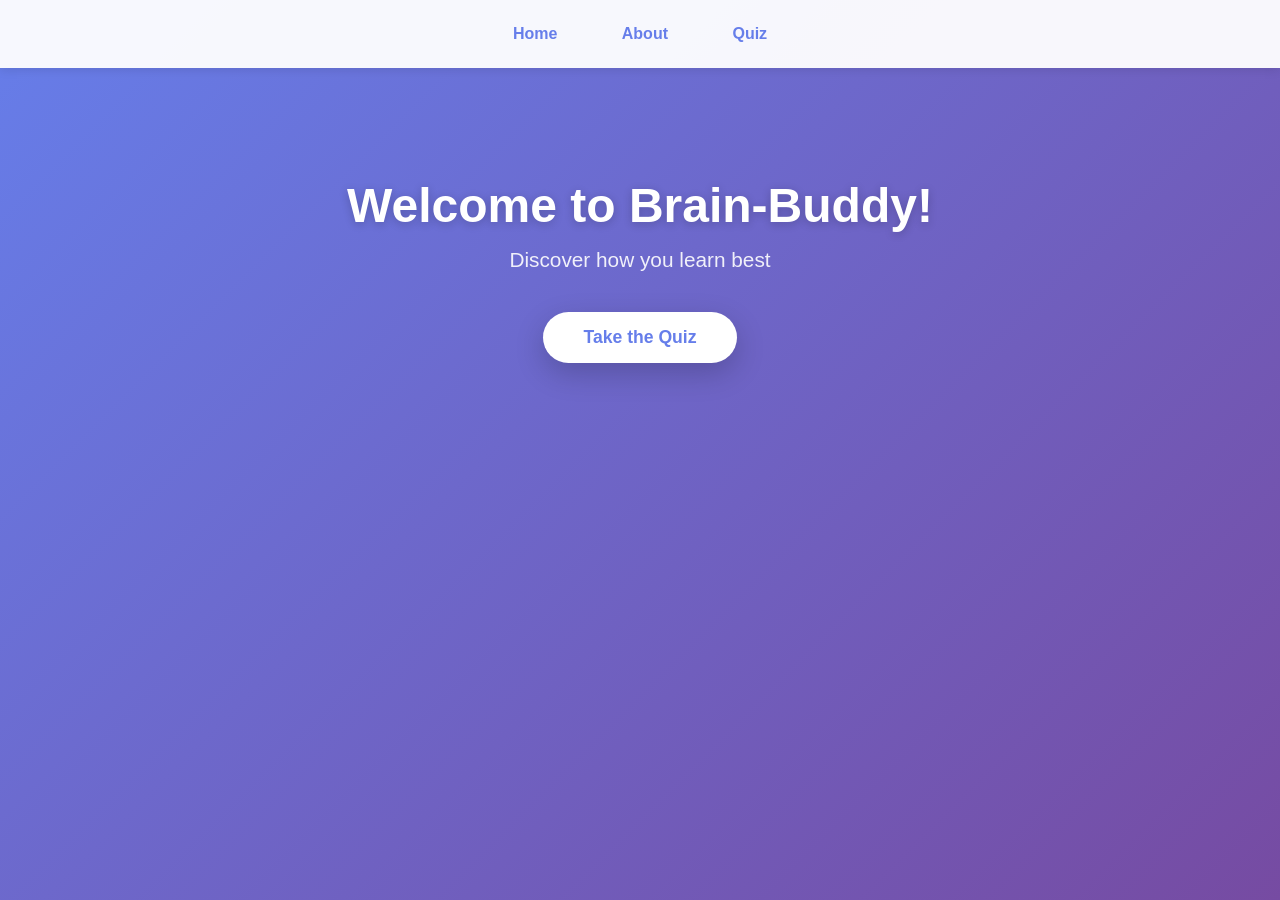
<file: index.html>
<!DOCTYPE html>
<html lang="en">
<head>
    <meta charset="UTF-8">
    <meta name="viewport" content="width=device-width, initial-scale=1.0">
    <title>Brain-Buddy</title>
    <link rel="stylesheet" href="style.css">
</head>
<body>
    <div class="nav">
        <a href="index.html">Home</a>
        <a href="about.html">About</a>
        <a href="quiz.html">Quiz</a>
    </div>

    <div class="container">
        <h1>Welcome to Brain-Buddy!</h1>
        <p class="tagline">Discover how you learn best</p>
        <a href="quiz.html" class="start-btn">Take the Quiz</a>
    </div>
</body>
</html>
</file>
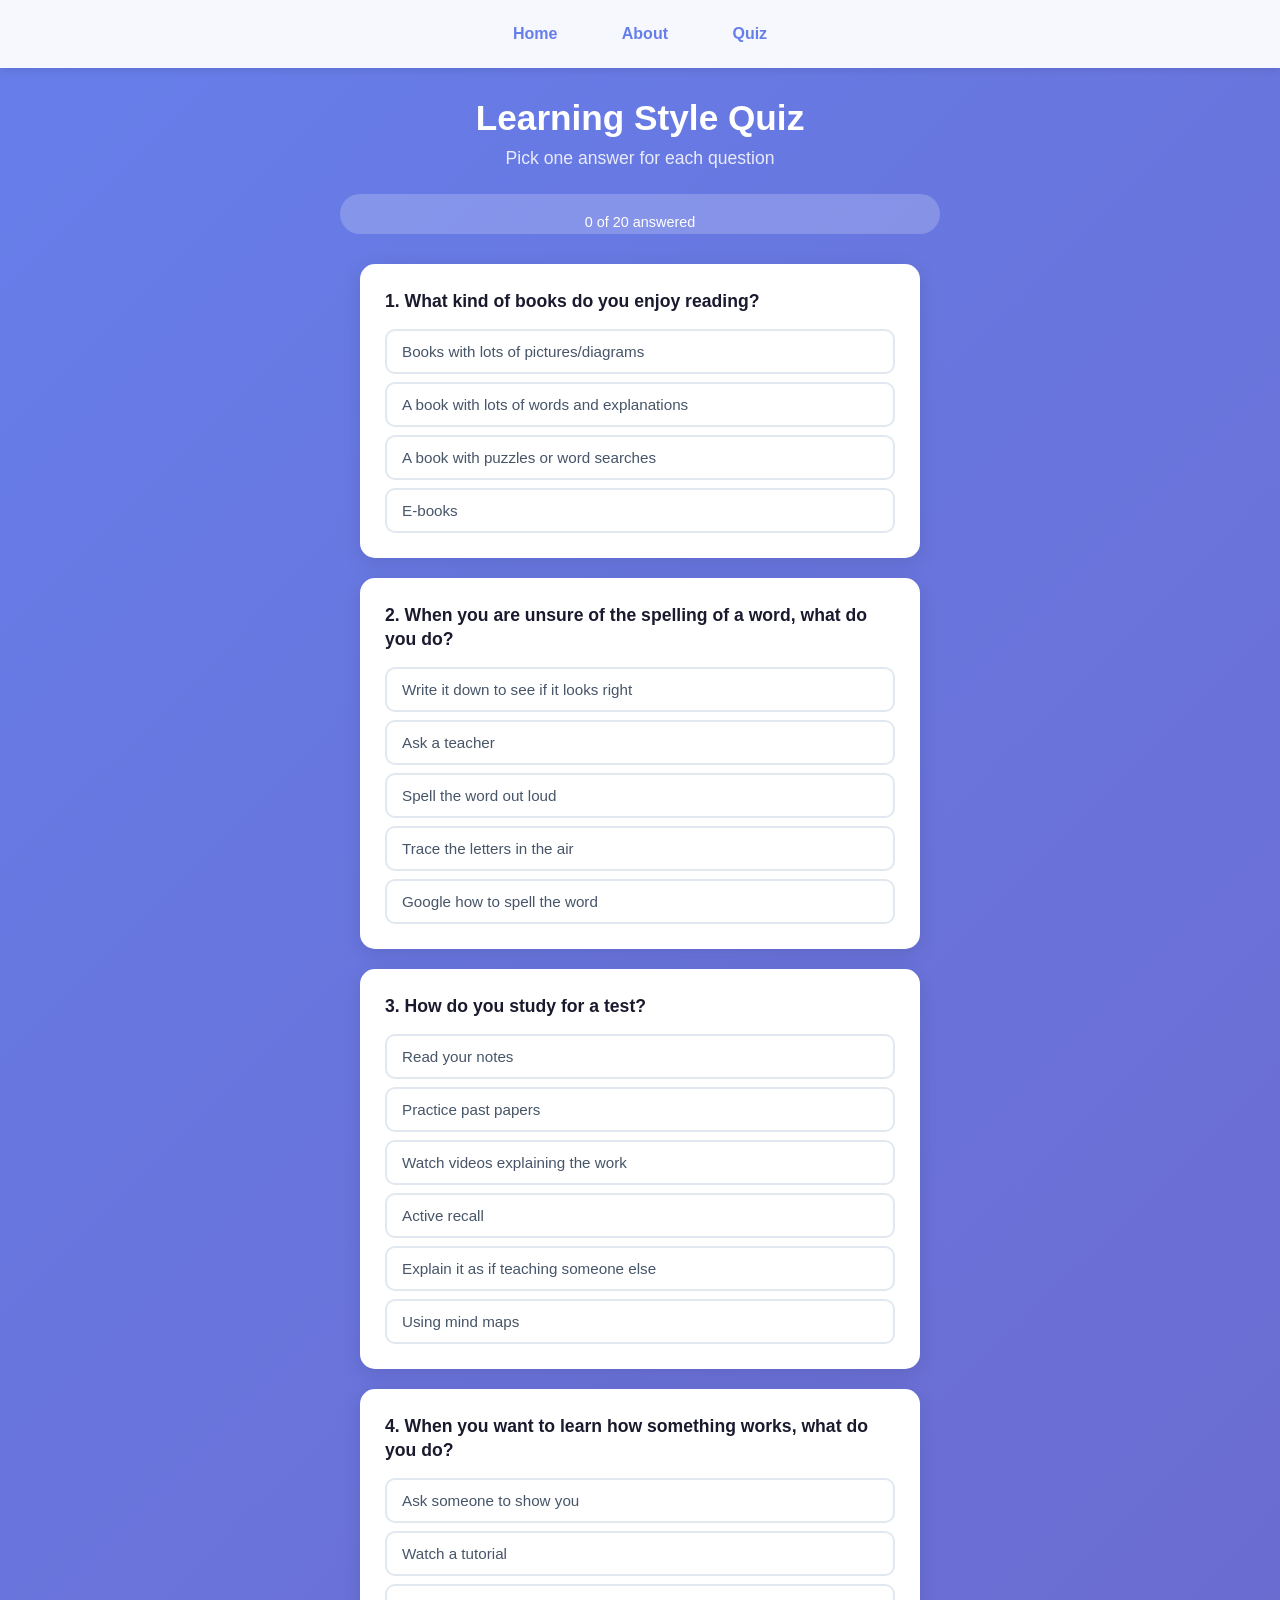
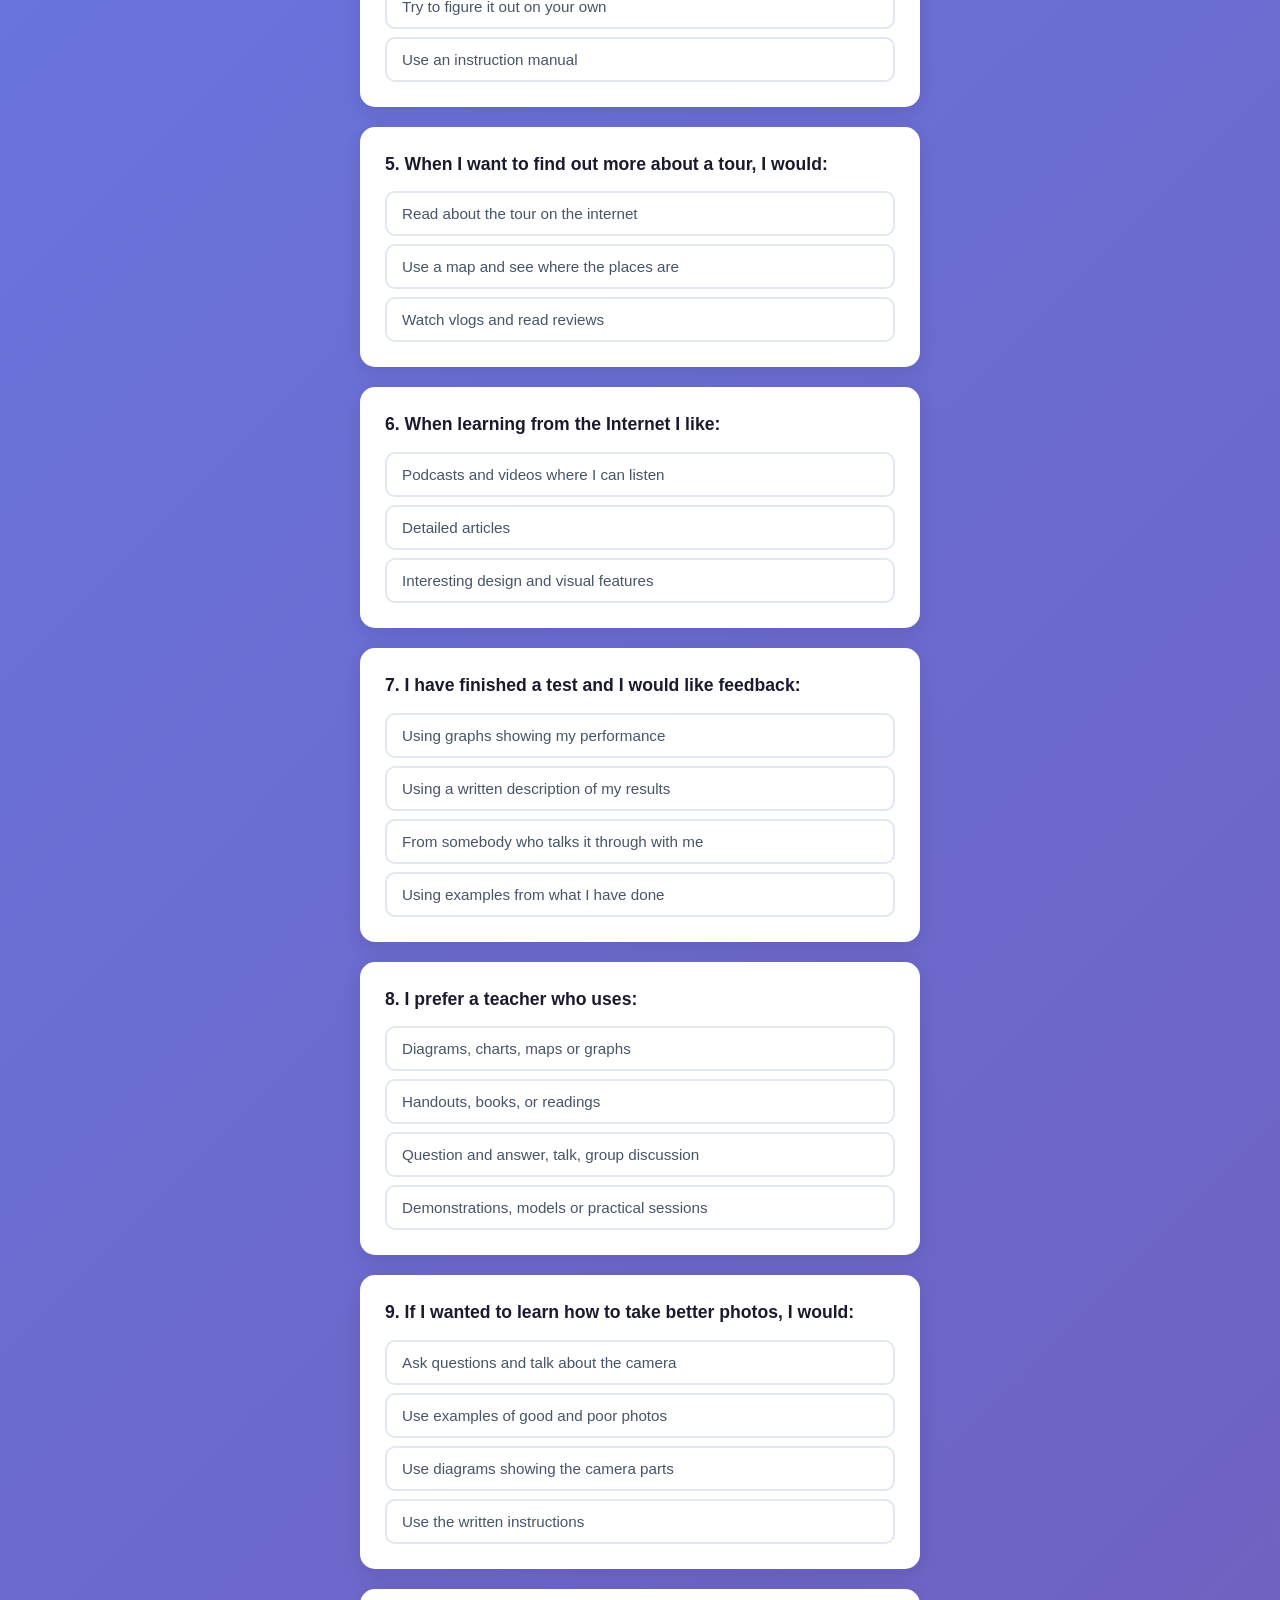
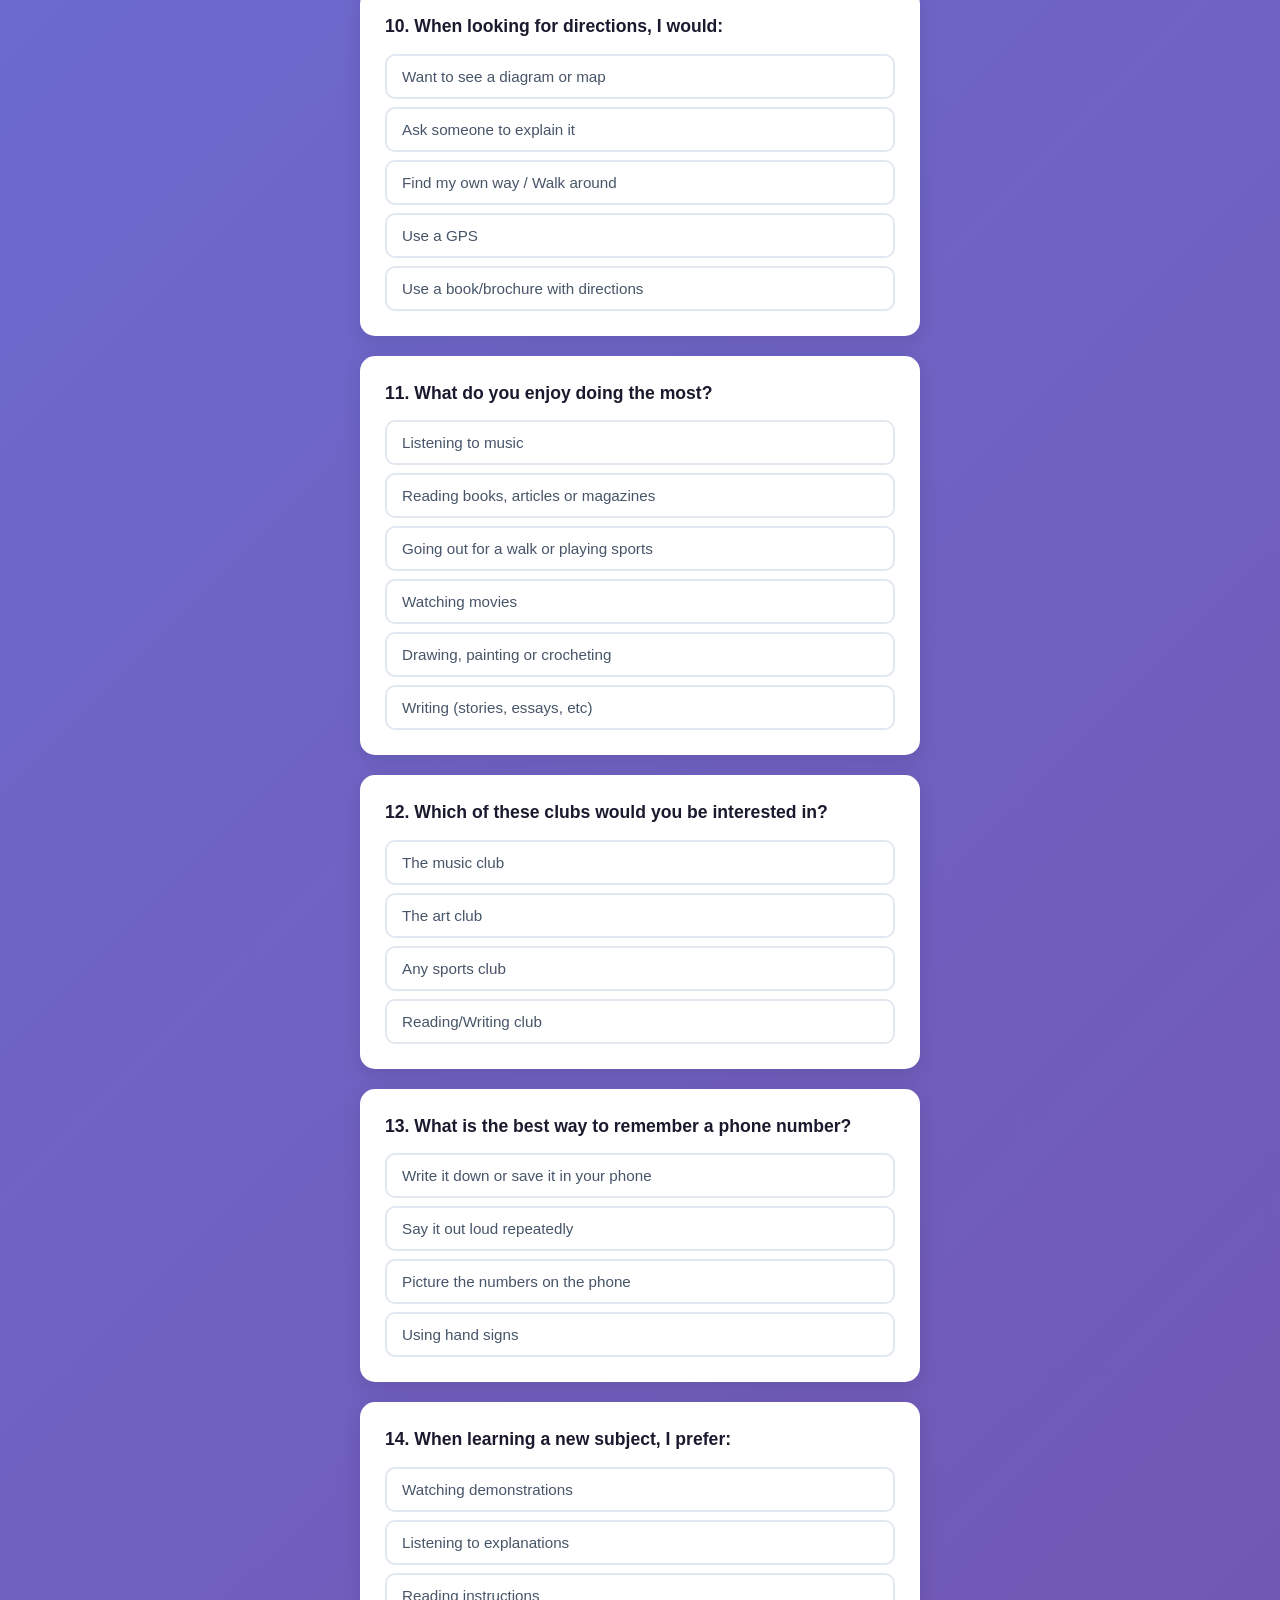
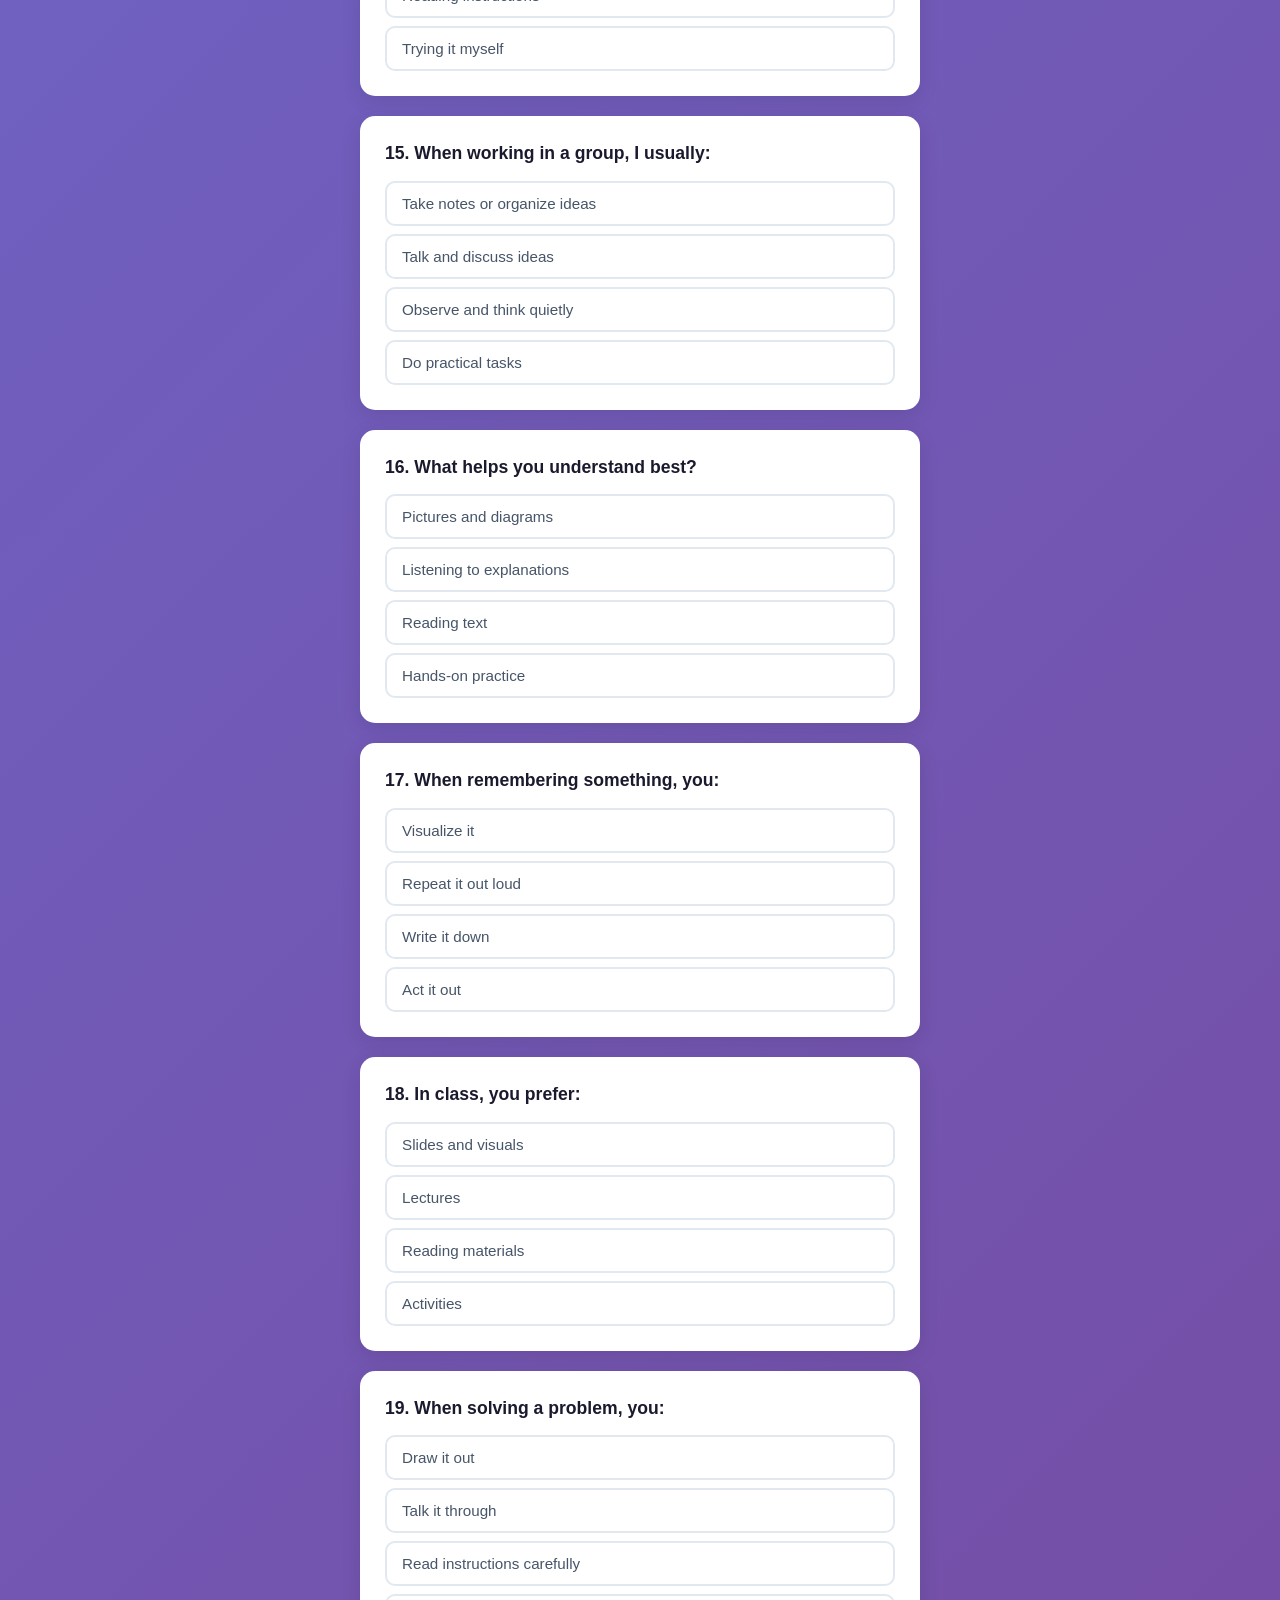
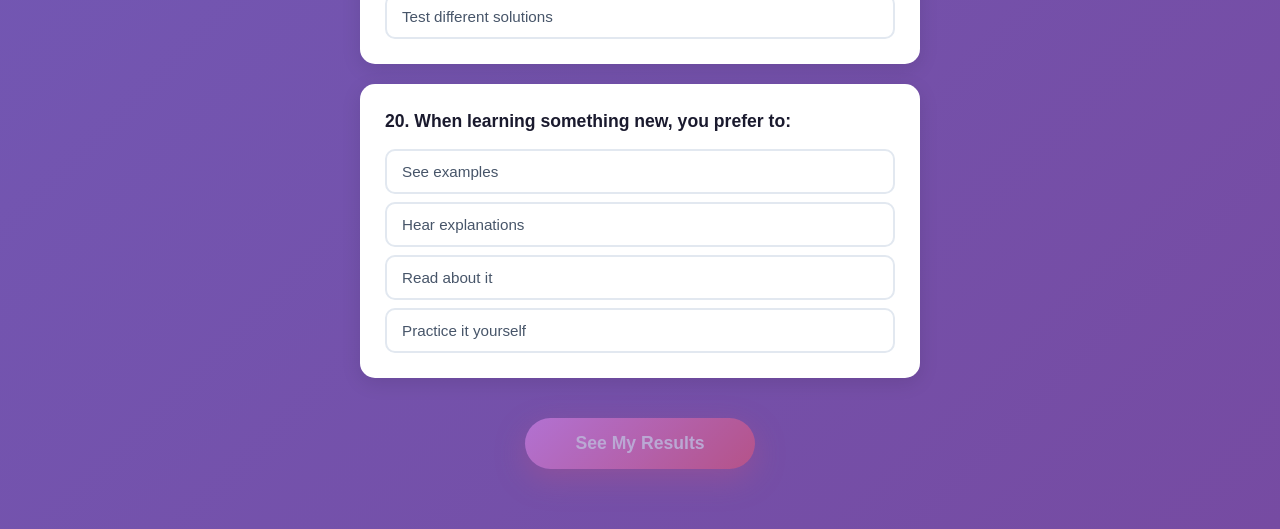
<file: quiz.html>
<!DOCTYPE html>
<html lang="en">
<head>
    <meta charset="UTF-8">
    <meta name="viewport" content="width=device-width, initial-scale=1.0">
    <title>Brain-Buddy - Learning Style Quiz</title>
    <link rel="stylesheet" href="style.css">
</head>
<body>
    <div class="nav">
        <a href="index.html">Home</a>
        <a href="about.html">About</a>
        <a href="quiz.html">Quiz</a>
    </div>

    <h1>Learning Style Quiz</h1>
    <p class="subtitle">Pick one answer for each question</p>
    <div class="progress-box">
        <div class="progress-bar" id="progressBar"></div>
        <p class="progress-text" id="progressText">0 of 20 answered</p>
    </div>

    <div id="quiz-container">
        <div class="question" data-q="1">
            <p class="q-text">1. What kind of books do you enjoy reading?</p>
            <div class="answers">
                <button class="answer-btn" data-type="visual">Books with lots of pictures/diagrams</button>
                <button class="answer-btn" data-type="reading">A book with lots of words and explanations</button>
                <button class="answer-btn" data-type="kinesthetic">A book with puzzles or word searches</button>
                <button class="answer-btn" data-type="visual">E-books</button>
            </div>
        </div>
        <div class="question" data-q="2">
            <p class="q-text">2. When you are unsure of the spelling of a word, what do you do?</p>
            <div class="answers">
                <button class="answer-btn" data-type="visual">Write it down to see if it looks right</button>
                <button class="answer-btn" data-type="auditory">Ask a teacher</button>
                <button class="answer-btn" data-type="auditory">Spell the word out loud</button>
                <button class="answer-btn" data-type="kinesthetic">Trace the letters in the air</button>
                <button class="answer-btn" data-type="reading">Google how to spell the word</button>
            </div>
        </div>
        <div class="question" data-q="3">
            <p class="q-text">3. How do you study for a test?</p>
            <div class="answers">
                <button class="answer-btn" data-type="reading">Read your notes</button>
                <button class="answer-btn" data-type="kinesthetic">Practice past papers</button>
                <button class="answer-btn" data-type="visual">Watch videos explaining the work</button>
                <button class="answer-btn" data-type="reading">Active recall</button>
                <button class="answer-btn" data-type="auditory">Explain it as if teaching someone else</button>
                <button class="answer-btn" data-type="visual">Using mind maps</button>
            </div>
        </div>
        <div class="question" data-q="4">
            <p class="q-text">4. When you want to learn how something works, what do you do?</p>
            <div class="answers">
                <button class="answer-btn" data-type="kinesthetic">Ask someone to show you</button>
                <button class="answer-btn" data-type="visual">Watch a tutorial</button>
                <button class="answer-btn" data-type="kinesthetic">Try to figure it out on your own</button>
                <button class="answer-btn" data-type="reading">Use an instruction manual</button>
            </div>
        </div>
        <div class="question" data-q="5">
            <p class="q-text">5. When I want to find out more about a tour, I would:</p>
            <div class="answers">
                <button class="answer-btn" data-type="reading">Read about the tour on the internet</button>
                <button class="answer-btn" data-type="visual">Use a map and see where the places are</button>
                <button class="answer-btn" data-type="visual">Watch vlogs and read reviews</button>
            </div>
        </div>
        <div class="question" data-q="6">
            <p class="q-text">6. When learning from the Internet I like:</p>
            <div class="answers">
                <button class="answer-btn" data-type="auditory">Podcasts and videos where I can listen</button>
                <button class="answer-btn" data-type="reading">Detailed articles</button>
                <button class="answer-btn" data-type="visual">Interesting design and visual features</button>
            </div>
        </div>
        <div class="question" data-q="7">
            <p class="q-text">7. I have finished a test and I would like feedback:</p>
            <div class="answers">
                <button class="answer-btn" data-type="visual">Using graphs showing my performance</button>
                <button class="answer-btn" data-type="reading">Using a written description of my results</button>
                <button class="answer-btn" data-type="auditory">From somebody who talks it through with me</button>
                <button class="answer-btn" data-type="kinesthetic">Using examples from what I have done</button>
            </div>
        </div>
        <div class="question" data-q="8">
            <p class="q-text">8. I prefer a teacher who uses:</p>
            <div class="answers">
                <button class="answer-btn" data-type="visual">Diagrams, charts, maps or graphs</button>
                <button class="answer-btn" data-type="reading">Handouts, books, or readings</button>
                <button class="answer-btn" data-type="auditory">Question and answer, talk, group discussion</button>
                <button class="answer-btn" data-type="kinesthetic">Demonstrations, models or practical sessions</button>
            </div>
        </div>
        <div class="question" data-q="9">
            <p class="q-text">9. If I wanted to learn how to take better photos, I would:</p>
            <div class="answers">
                <button class="answer-btn" data-type="auditory">Ask questions and talk about the camera</button>
                <button class="answer-btn" data-type="visual">Use examples of good and poor photos</button>
                <button class="answer-btn" data-type="visual">Use diagrams showing the camera parts</button>
                <button class="answer-btn" data-type="reading">Use the written instructions</button>
            </div>
        </div>
        <div class="question" data-q="10">
            <p class="q-text">10. When looking for directions, I would:</p>
            <div class="answers">
                <button class="answer-btn" data-type="visual">Want to see a diagram or map</button>
                <button class="answer-btn" data-type="auditory">Ask someone to explain it</button>
                <button class="answer-btn" data-type="kinesthetic">Find my own way / Walk around</button>
                <button class="answer-btn" data-type="visual">Use a GPS</button>
                <button class="answer-btn" data-type="reading">Use a book/brochure with directions</button>
            </div>
        </div>
        <div class="question" data-q="11">
            <p class="q-text">11. What do you enjoy doing the most?</p>
            <div class="answers">
                <button class="answer-btn" data-type="auditory">Listening to music</button>
                <button class="answer-btn" data-type="reading">Reading books, articles or magazines</button>
                <button class="answer-btn" data-type="kinesthetic">Going out for a walk or playing sports</button>
                <button class="answer-btn" data-type="visual">Watching movies</button>
                <button class="answer-btn" data-type="visual">Drawing, painting or crocheting</button>
                <button class="answer-btn" data-type="reading">Writing (stories, essays, etc)</button>
            </div>
        </div>
        <div class="question" data-q="12">
            <p class="q-text">12. Which of these clubs would you be interested in?</p>
            <div class="answers">
                <button class="answer-btn" data-type="auditory">The music club</button>
                <button class="answer-btn" data-type="visual">The art club</button>
                <button class="answer-btn" data-type="kinesthetic">Any sports club</button>
                <button class="answer-btn" data-type="reading">Reading/Writing club</button>
            </div>
        </div>
        <div class="question" data-q="13">
            <p class="q-text">13. What is the best way to remember a phone number?</p>
            <div class="answers">
                <button class="answer-btn" data-type="reading">Write it down or save it in your phone</button>
                <button class="answer-btn" data-type="auditory">Say it out loud repeatedly</button>
                <button class="answer-btn" data-type="visual">Picture the numbers on the phone</button>
                <button class="answer-btn" data-type="kinesthetic">Using hand signs</button>
            </div>
        </div>
        <div class="question" data-q="14">
            <p class="q-text">14. When learning a new subject, I prefer:</p>
            <div class="answers">
                <button class="answer-btn" data-type="visual">Watching demonstrations</button>
                <button class="answer-btn" data-type="auditory">Listening to explanations</button>
                <button class="answer-btn" data-type="reading">Reading instructions</button>
                <button class="answer-btn" data-type="kinesthetic">Trying it myself</button>
            </div>
        </div>
        <div class="question" data-q="15">
            <p class="q-text">15. When working in a group, I usually:</p>
            <div class="answers">
                <button class="answer-btn" data-type="reading">Take notes or organize ideas</button>
                <button class="answer-btn" data-type="auditory">Talk and discuss ideas</button>
                <button class="answer-btn" data-type="visual">Observe and think quietly</button>
                <button class="answer-btn" data-type="kinesthetic">Do practical tasks</button>
            </div>
        </div>
        <div class="question" data-q="16">
            <p class="q-text">16. What helps you understand best?</p>
            <div class="answers">
                <button class="answer-btn" data-type="visual">Pictures and diagrams</button>
                <button class="answer-btn" data-type="auditory">Listening to explanations</button>
                <button class="answer-btn" data-type="reading">Reading text</button>
                <button class="answer-btn" data-type="kinesthetic">Hands-on practice</button>
            </div>
        </div>
        <div class="question" data-q="17">
            <p class="q-text">17. When remembering something, you:</p>
            <div class="answers">
                <button class="answer-btn" data-type="visual">Visualize it</button>
                <button class="answer-btn" data-type="auditory">Repeat it out loud</button>
                <button class="answer-btn" data-type="reading">Write it down</button>
                <button class="answer-btn" data-type="kinesthetic">Act it out</button>
            </div>
        </div>
        <div class="question" data-q="18">
            <p class="q-text">18. In class, you prefer:</p>
            <div class="answers">
                <button class="answer-btn" data-type="visual">Slides and visuals</button>
                <button class="answer-btn" data-type="auditory">Lectures</button>
                <button class="answer-btn" data-type="reading">Reading materials</button>
                <button class="answer-btn" data-type="kinesthetic">Activities</button>
            </div>
        </div>
        <div class="question" data-q="19">
            <p class="q-text">19. When solving a problem, you:</p>
            <div class="answers">
                <button class="answer-btn" data-type="visual">Draw it out</button>
                <button class="answer-btn" data-type="auditory">Talk it through</button>
                <button class="answer-btn" data-type="reading">Read instructions carefully</button>
                <button class="answer-btn" data-type="kinesthetic">Test different solutions</button>
            </div>
        </div>
        <div class="question" data-q="20">
            <p class="q-text">20. When learning something new, you prefer to:</p>
            <div class="answers">
                <button class="answer-btn" data-type="visual">See examples</button>
                <button class="answer-btn" data-type="auditory">Hear explanations</button>
                <button class="answer-btn" data-type="reading">Read about it</button>
                <button class="answer-btn" data-type="kinesthetic">Practice it yourself</button>
            </div>
        </div>
    </div>
    <div class="submit-area">
        <button class="submit-btn" id="submitBtn" disabled>See My Results</button>
    </div>
    <div class="popup" id="popup">
        <div class="popup-box">
            <h2 id="resultTitle">Your Result</h2>
            <div class="emoji" id="resultEmoji">🎯</div>
            <p id="resultText">Answer all questions to see your learning style!</p>
            <button class="close-btn" onclick="closePopup()">Close</button>
        </div>
    </div>

    <script>
        const questions = document.querySelectorAll('.question');
        
        const progressBar = document.getElementById('progressBar');
        const progressText = document.getElementById('progressText');
        
        const submitBtn = document.getElementById('submitBtn');
        
        const popup = document.getElementById('popup');
        const resultTitle = document.getElementById('resultTitle');
        const resultEmoji = document.getElementById('resultEmoji');
        const resultText = document.getElementById('resultText');

        let answers = {};

        questions.forEach(question => {
            const buttons = question.querySelectorAll('.answer-btn');
            
            buttons.forEach(button => {
                button.addEventListener('click', () => {
                    const qNum = question.getAttribute('data-q');
                    
                    buttons.forEach(btn => {
                        btn.classList.remove('selected');
                    });
                    
                    button.classList.add('selected');
                    
                    answers[qNum] = button.getAttribute('data-type');
                    
                    updateProgress();
                });
            });
        });

        function updateProgress() {
            const answered = Object.keys(answers).length;
            const total = questions.length;
            const percent = (answered / total) * 100;
            
            progressBar.style.width = percent + '%';
            
            progressText.textContent = answered + ' of ' + total + ' answered';
            
            if (answered === total) {
                submitBtn.disabled = false;
            }
        }

        submitBtn.addEventListener('click', showResults);

        function showResults() {
            let scores = {
                visual: 0,
                auditory: 0,
                reading: 0,
                kinesthetic: 0
            };

            for (let style of Object.values(answers)) {
                scores[style]++;
            }

            let maxScore = 0;
            for (let score of Object.values(scores)) {
                if (score > maxScore) {
                    maxScore = score;
                }
            }

            let topStyles = [];
            for (let [style, score] of Object.entries(scores)) {
                if (score === maxScore) {
                    topStyles.push(style);
                }
            }

            const styleInfo = {
                visual: {
                    title: 'Visual Learner',
                    emoji: '👁️',
                    text: 'You learn best through images, diagrams, and videos. Use color-coded notes, mind maps, and watch tutorials!'
                },
                auditory: {
                    title: 'Auditory Learner',
                    emoji: '🎧',
                    text: 'You learn best by listening and speaking. Try recording yourself, discussing topics, and using songs to remember!'
                },
                reading: {
                    title: 'Reading/Writing Learner',
                    emoji: '📚',
                    text: 'You learn best by reading and writing. Take detailed notes, rewrite concepts, and make lists!'
                },
                kinesthetic: {
                    title: 'Kinesthetic Learner',
                    emoji: '✋',
                    text: 'You learn best by doing. Try hands-on experiments, role-playing, and taking breaks to move around!'
                }
            };

            if (topStyles.length === 1) {
                let style = styleInfo[topStyles[0]];
                resultTitle.textContent = 'You are a ' + style.title + '!';
                resultEmoji.textContent = style.emoji;
                resultText.textContent = style.text;
            } else {
                let names = topStyles.map(s => styleInfo[s].title).join(' & ');
                let emojis = topStyles.map(s => styleInfo[s].emoji).join(' ');
                resultTitle.textContent = 'You are a ' + names + '!';
                resultEmoji.textContent = emojis;
                resultText.textContent = 'You have a mixed learning style! Try combining different study methods.';
            }

            popup.classList.add('active');
        }

        function closePopup() {
            popup.classList.remove('active');
        }

        popup.addEventListener('click', (e) => {
            if (e.target === popup) {
                closePopup();
            }
        });
    </script>
</body>
</html>
</file>
<file: style.css>
* {
    margin: 0;
    padding: 0;
    box-sizing: border-box;
}

body {
    font-family: 'Segoe UI', Arial, sans-serif;
    background: linear-gradient(135deg, #667eea 0%, #764ba2 100%);
    min-height: 100vh;
    color: #333;
}

.nav {
    background: rgba(255, 255, 255, 0.95);
    padding: 15px;
    text-align: center;
    box-shadow: 0 2px 10px rgba(0,0,0,0.1);
}

.nav a {
    color: #667eea;
    text-decoration: none;
    padding: 10px 25px;
    margin: 0 5px;
    border-radius: 25px;
    font-weight: 600;
    transition: all 0.3s ease;
    display: inline-block;
}

.nav a:hover {
    background: #667eea;
    color: white;
    transform: translateY(-2px);
}

.container {
    text-align: center;
    padding: 80px 20px;
    color: white;
}

.container h1 {
    font-size: 3rem;
    margin-bottom: 15px;
    text-shadow: 0 2px 10px rgba(0,0,0,0.2);
}

.tagline {
    font-size: 1.3rem;
    margin-bottom: 40px;
    opacity: 0.9;
}

.start-btn {
    display: inline-block;
    background: white;
    color: #667eea;
    padding: 15px 40px;
    border-radius: 50px;
    text-decoration: none;
    font-weight: 700;
    font-size: 1.1rem;
    box-shadow: 0 10px 30px rgba(0,0,0,0.2);
    transition: all 0.3s ease;
}

.start-btn:hover {
    transform: translateY(-3px);
    box-shadow: 0 15px 40px rgba(0,0,0,0.3);
}

h1 {
    text-align: center;
    color: white;
    font-size: 2.2rem;
    margin-top: 30px;
    margin-bottom: 10px;
}

.subtitle {
    text-align: center;
    color: rgba(255,255,255,0.85);
    font-size: 1.1rem;
    margin-bottom: 25px;
}

.progress-box {
    max-width: 600px;
    margin: 0 auto 30px;
    background: rgba(255,255,255,0.2);
    padding: 4px;
    border-radius: 20px;
}

.progress-bar {
    height: 8px;
    background: linear-gradient(90deg, #f093fb 0%, #f5576c 100%);
    border-radius: 20px;
    width: 0%;
    transition: width 0.4s ease;
}

.progress-text {
    text-align: center;
    color: white;
    font-size: 0.9rem;
    margin-top: 8px;
    font-weight: 500;
}

#quiz-container {
    max-width: 600px;
    margin: auto;
    padding: 0 20px;
}

.question {
    background: white;
    padding: 25px;
    margin-bottom: 20px;
    border-radius: 15px;
    box-shadow: 0 5px 20px rgba(0,0,0,0.1);
    transition: transform 0.2s ease;
}

.question:hover {
    transform: translateY(-2px);
}

.q-text {
    font-size: 1.1rem;
    font-weight: 600;
    color: #1a1a2e;
    margin-bottom: 15px;
    line-height: 1.4;
}

.answers {
    display: flex;
    flex-direction: column;
    gap: 8px;
}

.answer-btn {
    padding: 12px 15px;
    border: 2px solid #e2e8f0;
    background: white;
    color: #475569;
    border-radius: 10px;
    cursor: pointer;
    text-align: left;
    font-size: 0.95rem;
    transition: all 0.2s ease;
    font-family: inherit;
}

.answer-btn:hover {
    border-color: #667eea;
    color: #667eea;
    background: #f8fafc;
    transform: translateX(5px);
}

.answer-btn.selected {
    background: #667eea;
    color: white;
    border-color: #667eea;
    transform: translateX(5px);
}

.submit-area {
    text-align: center;
    margin: 40px 0 60px;
}

.submit-btn {
    background: linear-gradient(135deg, #f093fb 0%, #f5576c 100%);
    color: white;
    border: none;
    padding: 15px 50px;
    font-size: 1.1rem;
    font-weight: 700;
    border-radius: 50px;
    cursor: pointer;
    box-shadow: 0 10px 30px rgba(245, 87, 108, 0.4);
    transition: all 0.3s ease;
}

.submit-btn:hover:not(:disabled) {
    transform: translateY(-3px);
    box-shadow: 0 15px 40px rgba(245, 87, 108, 0.5);
}

/* When button is disabled */
.submit-btn:disabled {
    opacity: 0.5;
    cursor: not-allowed;
}

.popup {
    position: fixed;
    top: 0;
    left: 0;
    width: 100%;
    height: 100%;
    background: rgba(0,0,0,0.6);
    display: none;
    justify-content: center;
    align-items: center;
    z-index: 1000;
}

.popup.active {
    display: flex;
}

.popup-box {
    background: white;
    padding: 40px;
    border-radius: 20px;
    max-width: 450px;
    width: 90%;
    text-align: center;
    box-shadow: 0 20px 60px rgba(0,0,0,0.3);
    animation: popIn 0.4s ease;
}

@keyframes popIn {
    from {
        transform: scale(0.8);
        opacity: 0;
    }
    to {
        transform: scale(1);
        opacity: 1;
    }
}

.popup-box h2 {
    color: #667eea;
    font-size: 1.8rem;
    margin-bottom: 15px;
}

.emoji {
    font-size: 4rem;
    margin: 15px 0;
}

.popup-box p {
    color: #64748b;
    font-size: 1rem;
    line-height: 1.6;
    margin-bottom: 25px;
}

.close-btn {
    background: #667eea;
    color: white;
    border: none;
    padding: 12px 35px;
    border-radius: 25px;
    cursor: pointer;
    font-weight: 600;
    font-size: 1rem;
    transition: transform 0.2s ease;
}

.close-btn:hover {
    transform: scale(1.05);
}


@media (max-width: 600px) {
    .container h1 {
        font-size: 2rem;
    }
    
    h1 {
        font-size: 1.8rem;
    }
    
    .question {
        padding: 20px;
    }
    
    .nav a {
        padding: 8px 15px;
        font-size: 0.9rem;
    }
}
</file>
